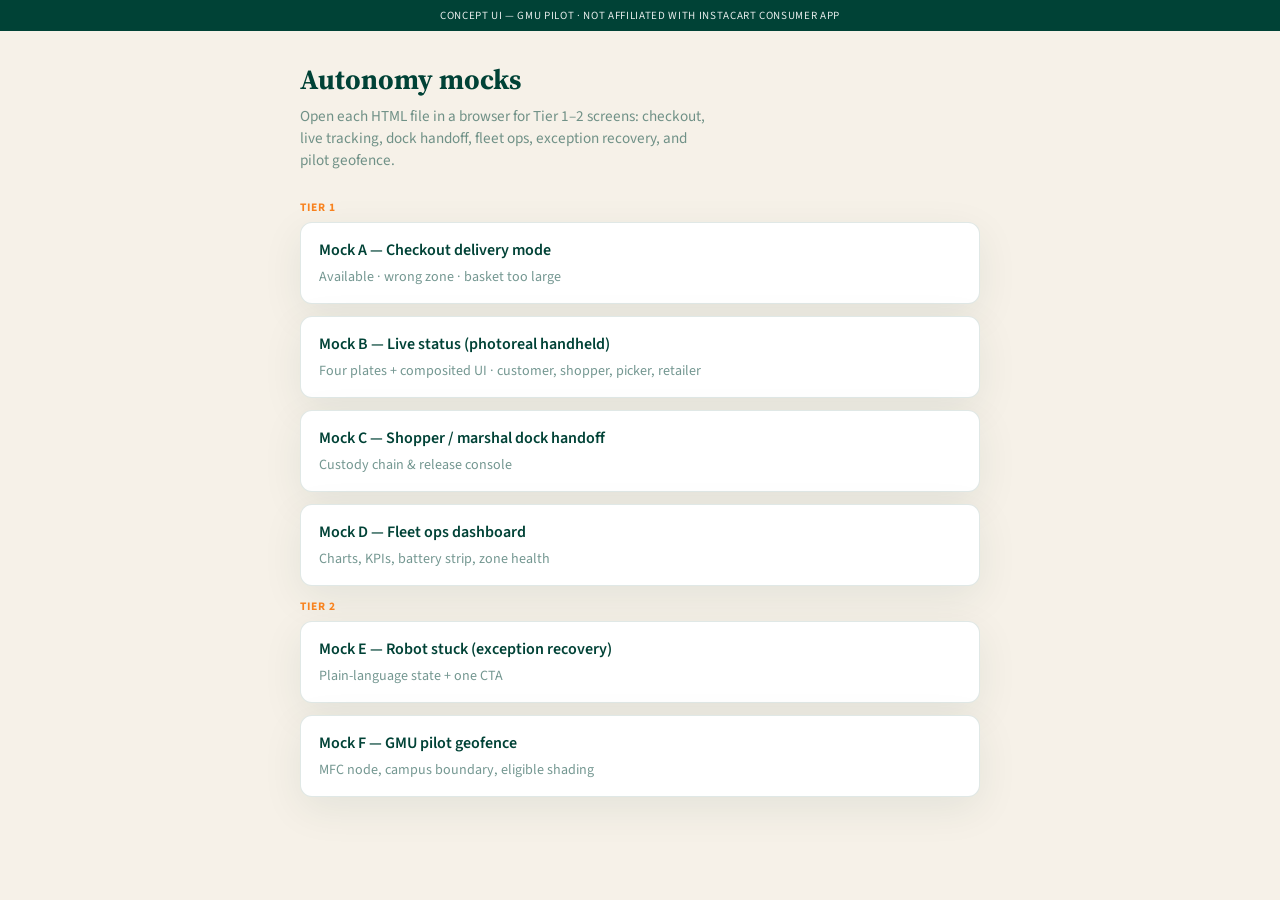
<file: mocks/index.html>
<!DOCTYPE html>
<html lang="en">
  <head>
    <meta charset="utf-8" />
    <meta name="viewport" content="width=device-width, initial-scale=1" />
    <title>Instacart APM — Autonomy UI mocks</title>
    <link rel="preconnect" href="https://fonts.googleapis.com" />
    <link rel="preconnect" href="https://fonts.gstatic.com" crossorigin />
    <link
      href="https://fonts.googleapis.com/css2?family=Source+Sans+3:wght@400;500;600;700&family=Source+Serif+4:opsz,wght@8..60,600;700&display=swap"
      rel="stylesheet"
    />
    <link rel="stylesheet" href="mocks-shared.css" />
    <style>
      .wrap {
        max-width: 720px;
        margin: 0 auto;
        padding: 32px 20px 48px;
      }
      h1 {
        font-family: var(--font-display);
        color: var(--forest);
        font-size: 1.75rem;
        line-height: 1.2;
        margin: 0 0 8px;
      }
      .sub {
        color: var(--muted);
        font-size: 0.95rem;
        margin: 0 0 28px;
        max-width: 52ch;
      }
      ul {
        list-style: none;
        padding: 0;
        margin: 0;
      }
      li {
        margin-bottom: 12px;
      }
      a {
        display: block;
        padding: 16px 18px;
        background: var(--white);
        border: 1px solid var(--border);
        border-radius: var(--radius-md);
        color: var(--forest);
        text-decoration: none;
        font-weight: 600;
        box-shadow: var(--shadow);
        transition: border-color 0.15s, transform 0.12s;
      }
      a:hover {
        border-color: var(--carrot);
        transform: translateY(-1px);
      }
      a small {
        display: block;
        font-weight: 400;
        color: var(--muted);
        margin-top: 6px;
        font-size: 0.88rem;
      }
      .tier {
        font-size: 0.72rem;
        text-transform: uppercase;
        letter-spacing: 0.08em;
        color: var(--carrot);
        font-weight: 700;
        margin-bottom: 6px;
      }
    </style>
  </head>
  <body>
    <div class="concept-ribbon"><span>Concept UI — GMU pilot · not affiliated with Instacart consumer app</span></div>
    <div class="wrap">
      <h1>Autonomy mocks</h1>
      <p class="sub">
        Open each HTML file in a browser for Tier 1–2 screens: checkout, live tracking, dock handoff,
        fleet ops, exception recovery, and pilot geofence.
      </p>
      <ul>
        <li>
          <div class="tier">Tier 1</div>
          <a href="mock-a-checkout.html"
            >Mock A — Checkout delivery mode <small>Available · wrong zone · basket too large</small></a
          >
        </li>
        <li>
          <a href="mock-b-status-phones.html"
            >Mock B — Live status (photoreal handheld) <small>Four plates + composited UI · customer, shopper, picker, retailer</small></a
          >
        </li>
        <li>
          <a href="mock-c-dock-console.html">Mock C — Shopper / marshal dock handoff <small>Custody chain &amp; release console</small></a>
        </li>
        <li>
          <a href="mock-d-fleet-dashboard.html">Mock D — Fleet ops dashboard <small>Charts, KPIs, battery strip, zone health</small></a>
        </li>
        <li>
          <div class="tier">Tier 2</div>
          <a href="mock-e-exception.html">Mock E — Robot stuck (exception recovery) <small>Plain-language state + one CTA</small></a>
        </li>
        <li>
          <a href="mock-f-pilot-map.html">Mock F — GMU pilot geofence <small>MFC node, campus boundary, eligible shading</small></a>
        </li>
      </ul>
    </div>
  </body>
</html>
</file>
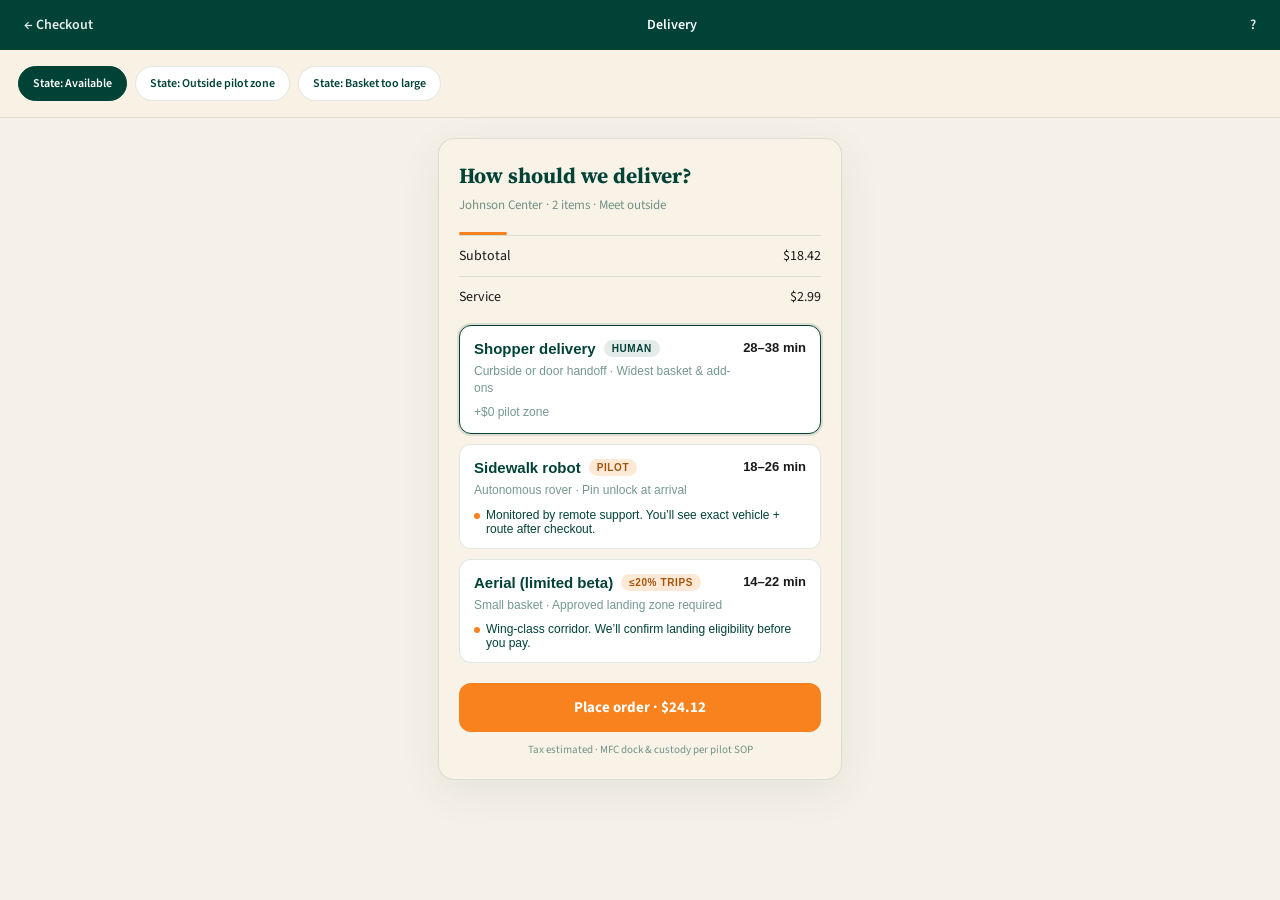
<file: mocks/mock-a-checkout.html>
<!DOCTYPE html>
<html lang="en">
  <head>
    <meta charset="utf-8" />
    <meta name="viewport" content="width=device-width, initial-scale=1" />
    <title>Mock A — Checkout · Delivery mode</title>
    <link rel="preconnect" href="https://fonts.googleapis.com" />
    <link rel="preconnect" href="https://fonts.gstatic.com" crossorigin />
    <link
      href="https://fonts.googleapis.com/css2?family=Source+Sans+3:wght@400;500;600;700&family=Source+Serif+4:opsz,wght@8..60,600;700&display=swap"
      rel="stylesheet"
    />
    <link rel="stylesheet" href="mocks-shared.css" />
    <style>
      .shell {
        min-height: 100vh;
        display: flex;
        flex-direction: column;
      }
      .bar {
        background: var(--forest);
        color: var(--white);
        padding: 14px 18px;
        display: flex;
        align-items: center;
        justify-content: space-between;
        font-size: 14px;
        font-weight: 600;
      }
      .bar button {
        background: none;
        border: none;
        color: var(--white);
        cursor: pointer;
        font: inherit;
        opacity: 0.9;
      }
      .demo-tabs {
        display: flex;
        gap: 8px;
        flex-wrap: wrap;
        padding: 16px 18px;
        background: var(--apm-header);
        border-bottom: 1px solid var(--border);
      }
      .demo-tabs button {
        font-family: var(--font-ui);
        border: 1px solid var(--border);
        background: var(--white);
        color: var(--forest);
        padding: 8px 14px;
        border-radius: 999px;
        font-size: 12px;
        font-weight: 600;
        cursor: pointer;
      }
      .demo-tabs button.active {
        background: var(--forest);
        color: var(--white);
        border-color: var(--forest);
      }
      main {
        flex: 1;
        padding: 20px 18px 32px;
        max-width: 440px;
        margin: 0 auto;
        width: 100%;
      }
      .panel {
        background: var(--cream-card);
        border-radius: var(--radius-lg);
        padding: 22px 20px;
        box-shadow: var(--shadow);
        border: 1px solid var(--border);
      }
      h1 {
        font-family: var(--font-display);
        font-size: 1.35rem;
        color: var(--forest);
        margin: 0 0 6px;
      }
      .caption {
        font-size: 13px;
        color: var(--muted);
        margin: 0 0 18px;
      }
      .order-line {
        display: flex;
        justify-content: space-between;
        font-size: 14px;
        padding: 10px 0;
        border-top: 1px solid var(--border);
      }
      .order-line:first-of-type {
        border-top: none;
      }
      .modes {
        display: flex;
        flex-direction: column;
        gap: 10px;
        margin-top: 8px;
      }
      .mode {
        border: 1px solid var(--border);
        border-radius: var(--radius-md);
        padding: 14px 14px 12px;
        background: var(--white);
        text-align: left;
        cursor: pointer;
        position: relative;
        transition: box-shadow 0.15s, border-color 0.15s;
      }
      .mode.selected {
        border-color: var(--forest);
        box-shadow: 0 0 0 2px rgba(0, 66, 54, 0.12);
      }
      .mode.disabled {
        opacity: 0.48;
        cursor: not-allowed;
        background: #fafafa;
      }
      .mode-head {
        display: flex;
        align-items: flex-start;
        justify-content: space-between;
        gap: 10px;
      }
      .mode-title {
        font-weight: 700;
        font-size: 15px;
        color: var(--forest);
        display: flex;
        align-items: center;
        gap: 8px;
      }
      .badge {
        font-size: 10px;
        font-weight: 700;
        text-transform: uppercase;
        letter-spacing: 0.06em;
        padding: 3px 8px;
        border-radius: 999px;
        background: rgba(248, 130, 30, 0.18);
        color: #a3550a;
      }
      .badge.neutral {
        background: rgba(0, 66, 54, 0.1);
        color: var(--forest);
      }
      .eta {
        font-size: 13px;
        font-weight: 600;
        color: var(--text-body);
        white-space: nowrap;
      }
      .meta {
        font-size: 12px;
        color: var(--muted);
        margin-top: 6px;
        line-height: 1.45;
      }
      .trust {
        font-size: 12px;
        color: var(--forest);
        margin-top: 8px;
        display: flex;
        align-items: flex-start;
        gap: 6px;
      }
      .trust::before {
        content: "";
        width: 6px;
        height: 6px;
        border-radius: 50%;
        background: var(--carrot);
        margin-top: 5px;
        flex-shrink: 0;
      }
      .alert {
        margin-top: 12px;
        padding: 12px 12px;
        border-radius: var(--radius-sm);
        background: var(--danger-bg);
        border: 1px solid var(--danger-border);
        font-size: 12px;
        line-height: 1.45;
        color: #5c2e0a;
      }
      .alert strong {
        color: var(--forest);
      }
      .cta {
        margin-top: 20px;
        width: 100%;
        font-family: var(--font-ui);
        font-weight: 700;
        font-size: 15px;
        padding: 14px;
        border: none;
        border-radius: var(--radius-md);
        background: var(--carrot);
        color: var(--white);
        cursor: pointer;
      }
      .cta:disabled {
        opacity: 0.45;
        cursor: not-allowed;
      }
      .fine {
        text-align: center;
        font-size: 11px;
        color: var(--muted);
        margin: 10px 0 0;
      }
      .hidden {
        display: none !important;
      }
    </style>
  </head>
  <body>
    <div class="shell">
      <header class="bar">
        <button type="button" aria-label="Back">← Checkout</button>
        <span>Delivery</span>
        <button type="button" aria-label="Help">?</button>
      </header>
      <div class="demo-tabs" role="tablist" aria-label="Preview states for reviewer">
        <button type="button" class="active" data-state="available">State: Available</button>
        <button type="button" data-state="zone">State: Outside pilot zone</button>
        <button type="button" data-state="basket">State: Basket too large</button>
      </div>
      <main>
        <div class="panel" id="panel">
          <h1>How should we deliver?</h1>
          <p class="caption">Johnson Center · 2 items · Meet outside</p>
          <div class="hairline"></div>
          <div class="order-line"><span>Subtotal</span><span>$18.42</span></div>
          <div class="order-line"><span>Service</span><span>$2.99</span></div>

          <div class="modes" role="radiogroup" aria-label="Delivery mode">
            <!-- Human always available in demo -->
            <button type="button" class="mode selected" data-mode="human" id="m-human">
              <div class="mode-head">
                <div>
                  <div class="mode-title">Shopper delivery <span class="badge neutral">Human</span></div>
                  <div class="meta">Curbside or door handoff · Widest basket &amp; add-ons</div>
                </div>
                <span class="eta">28–38 min</span>
              </div>
              <div class="meta">+$0 pilot zone</div>
            </button>

            <button type="button" class="mode" data-mode="robot" id="m-robot">
              <div class="mode-head">
                <div>
                  <div class="mode-title">Sidewalk robot <span class="badge">Pilot</span></div>
                  <div class="meta">Autonomous rover · Pin unlock at arrival</div>
                </div>
                <span class="eta" id="robot-eta">18–26 min</span>
              </div>
              <div class="trust" id="robot-trust">Monitored by remote support. You’ll see exact vehicle + route after checkout.</div>
              <div class="alert hidden" id="robot-zone-msg">
                <strong>Not available for this address.</strong> Autonomous delivery is limited to the GMU pilot zone (on-campus &
                adjacent housing). Switch address or choose shopper delivery.
              </div>
              <div class="alert hidden" id="robot-basket-msg">
                <strong>Robot can’t take this basket.</strong> Today’s rover envelope is about two bags / ~25 lb. Remove a few items or
                choose shopper delivery for this order.
              </div>
            </button>

            <button type="button" class="mode" data-mode="drone" id="m-drone">
              <div class="mode-head">
                <div>
                  <div class="mode-title">Aerial (limited beta) <span class="badge">≤20% trips</span></div>
                  <div class="meta">Small basket · Approved landing zone required</div>
                </div>
                <span class="eta" id="drone-eta">14–22 min</span>
              </div>
              <div class="trust" id="drone-trust">Wing-class corridor. We’ll confirm landing eligibility before you pay.</div>
              <div class="alert hidden" id="drone-zone-msg">
                <strong>No aerial corridor here.</strong> Drone handoff isn’t cleared for this pin. Robot or shopper still available where
                eligible.
              </div>
              <div class="alert hidden" id="drone-basket-msg">
                <strong>Payload too heavy for aerial beta.</strong> Trim to a small bag (~2.5 lb class) or choose robot / shopper.
              </div>
            </button>
          </div>

          <button type="button" class="cta" id="place-order">Place order · $24.12</button>
          <p class="fine">Tax estimated · MFC dock &amp; custody per pilot SOP</p>
        </div>
      </main>
    </div>
    <script>
      const states = {
        available: () => {
          setModeEnabled("m-robot", true);
          setModeEnabled("m-drone", true);
          hideAllAlerts();
          document.getElementById("place-order").disabled = false;
        },
        zone: () => {
          setModeEnabled("m-robot", false);
          setModeEnabled("m-drone", false);
          hideAllAlerts();
          document.getElementById("robot-zone-msg").classList.remove("hidden");
          document.getElementById("drone-zone-msg").classList.remove("hidden");
          selectHuman();
          document.getElementById("place-order").disabled = false;
        },
        basket: () => {
          setModeEnabled("m-robot", false);
          setModeEnabled("m-drone", false);
          hideAllAlerts();
          document.getElementById("robot-basket-msg").classList.remove("hidden");
          document.getElementById("drone-basket-msg").classList.remove("hidden");
          selectHuman();
          document.getElementById("place-order").disabled = false;
        },
      };

      function hideAllAlerts() {
        document.querySelectorAll(".alert").forEach((el) => el.classList.add("hidden"));
      }

      function setModeEnabled(id, on) {
        const el = document.getElementById(id);
        el.classList.toggle("disabled", !on);
        el.disabled = !on;
        el.querySelectorAll(".trust").forEach((t) => t.classList.toggle("hidden", !on));
      }

      function selectHuman() {
        document.querySelectorAll(".mode").forEach((m) => m.classList.remove("selected"));
        document.getElementById("m-human").classList.add("selected");
      }

      document.querySelector(".modes").addEventListener("click", function (e) {
        const btn = e.target.closest(".mode");
        if (!btn || btn.classList.contains("disabled")) return;
        document.querySelectorAll(".mode").forEach((m) => m.classList.remove("selected"));
        btn.classList.add("selected");
      });

      document.querySelectorAll(".demo-tabs button").forEach((b) => {
        b.addEventListener("click", () => {
          document.querySelectorAll(".demo-tabs button").forEach((x) => x.classList.remove("active"));
          b.classList.add("active");
          states[b.dataset.state]();
        });
      });

      states.available();
    </script>
  </body>
</html>
</file>
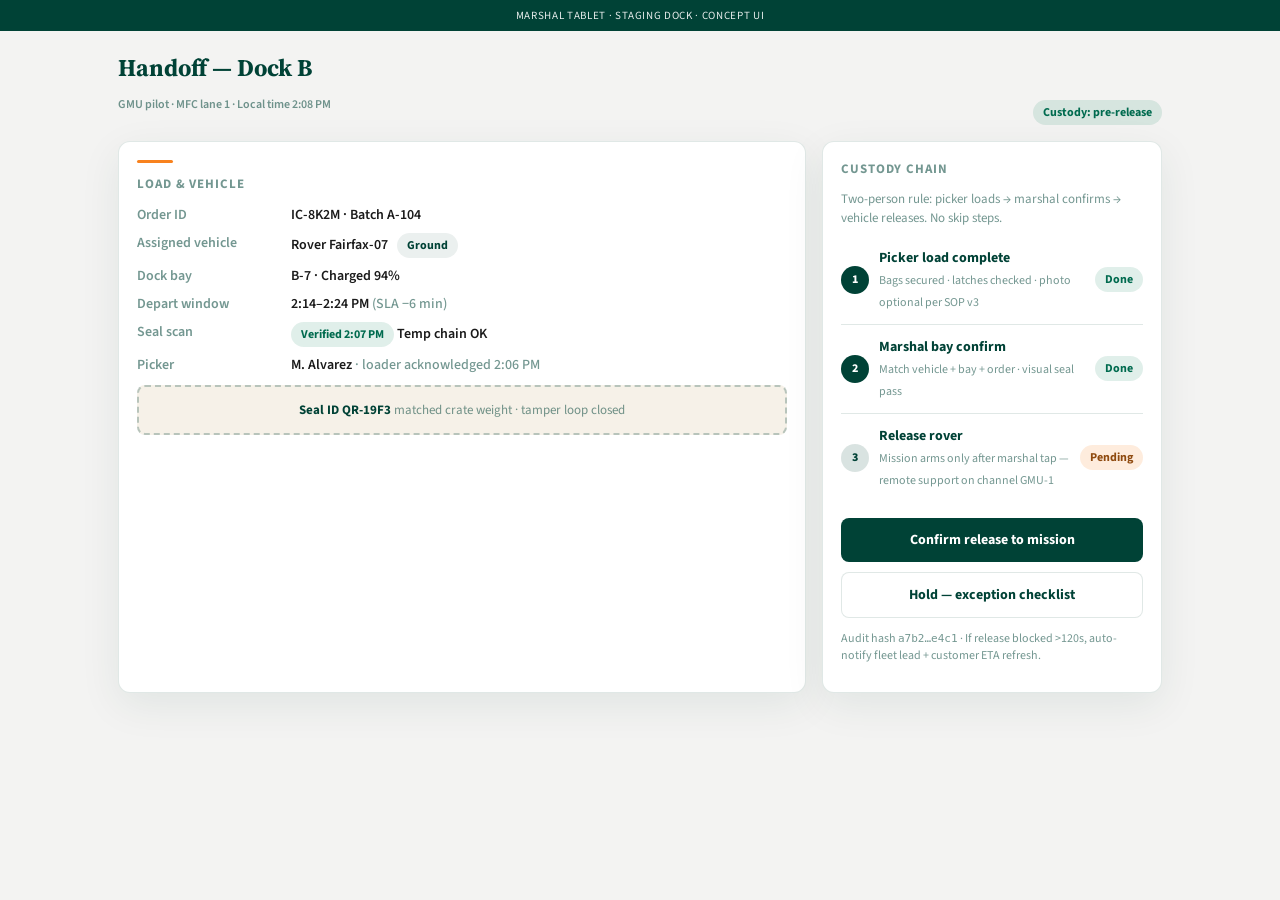
<file: mocks/mock-c-dock-console.html>
<!DOCTYPE html>
<html lang="en">
  <head>
    <meta charset="utf-8" />
    <meta name="viewport" content="width=device-width, initial-scale=1" />
    <title>Mock C — Dock handoff console</title>
    <link rel="preconnect" href="https://fonts.googleapis.com" />
    <link rel="preconnect" href="https://fonts.gstatic.com" crossorigin />
    <link
      href="https://fonts.googleapis.com/css2?family=Source+Sans+3:wght@400;500;600;700&family=Source+Serif+4:opsz,wght@8..60,600;700&display=swap"
      rel="stylesheet"
    />
    <link rel="stylesheet" href="mocks-shared.css" />
    <style>
      body {
        background: #f3f3f2;
      }
      .frame {
        max-width: 1080px;
        margin: 0 auto;
        padding: 20px 18px 40px;
      }
      header.page {
        display: flex;
        align-items: flex-end;
        justify-content: space-between;
        flex-wrap: wrap;
        gap: 12px;
        margin-bottom: 16px;
      }
      header.page h1 {
        font-family: var(--font-display);
        color: var(--forest);
        font-size: 1.5rem;
        margin: 0;
      }
      .env {
        font-size: 12px;
        color: var(--muted);
        font-weight: 600;
      }
      .grid {
        display: grid;
        grid-template-columns: 1fr 340px;
        gap: 16px;
      }
      @media (max-width: 900px) {
        .grid {
          grid-template-columns: 1fr;
        }
      }
      .card {
        background: var(--white);
        border: 1px solid var(--border);
        border-radius: var(--radius-md);
        padding: 18px 18px 16px;
        box-shadow: var(--shadow);
      }
      .card h2 {
        margin: 0 0 12px;
        font-size: 13px;
        text-transform: uppercase;
        letter-spacing: 0.07em;
        color: var(--muted);
        font-weight: 700;
      }
      dl.fields {
        display: grid;
        grid-template-columns: 140px 1fr;
        gap: 8px 14px;
        margin: 0;
        font-size: 14px;
      }
      dl.fields dt {
        margin: 0;
        color: var(--muted);
        font-weight: 600;
      }
      dl.fields dd {
        margin: 0;
        color: var(--text-body);
        font-weight: 600;
      }
      .pill {
        display: inline-flex;
        align-items: center;
        gap: 6px;
        font-size: 12px;
        font-weight: 700;
        padding: 4px 10px;
        border-radius: 999px;
        background: rgba(0, 66, 54, 0.08);
        color: var(--forest);
      }
      .pill.ok {
        background: rgba(0, 120, 85, 0.12);
        color: #006b4f;
      }
      .pill.warn {
        background: rgba(248, 130, 30, 0.15);
        color: #8f4a0f;
      }
      .chain {
        margin-top: 8px;
      }
      .step {
        display: grid;
        grid-template-columns: 28px 1fr auto;
        gap: 10px;
        align-items: center;
        padding: 12px 0;
        border-top: 1px solid var(--border);
      }
      .step:first-child {
        border-top: none;
      }
      .idx {
        width: 28px;
        height: 28px;
        border-radius: 50%;
        background: var(--forest);
        color: var(--white);
        font-size: 12px;
        font-weight: 800;
        display: flex;
        align-items: center;
        justify-content: center;
      }
      .idx.pending {
        background: rgba(0, 66, 54, 0.15);
        color: var(--forest);
      }
      .step-body strong {
        display: block;
        font-size: 14px;
        color: var(--forest);
      }
      .step-body span {
        font-size: 12px;
        color: var(--muted);
      }
      .scan-box {
        border: 2px dashed rgba(0, 66, 54, 0.25);
        border-radius: var(--radius-sm);
        padding: 14px;
        text-align: center;
        font-size: 13px;
        color: var(--muted);
        margin-top: 10px;
        background: var(--cream-page);
      }
      .scan-box strong {
        color: var(--forest);
      }
      .actions {
        display: flex;
        flex-direction: column;
        gap: 10px;
        margin-top: 16px;
      }
      .btn {
        font-family: var(--font-ui);
        font-weight: 700;
        border: none;
        border-radius: var(--radius-sm);
        padding: 12px 14px;
        cursor: pointer;
        font-size: 14px;
      }
      .btn-primary {
        background: var(--forest);
        color: var(--white);
      }
      .btn-secondary {
        background: var(--white);
        color: var(--forest);
        border: 1px solid var(--border);
      }
      .audits {
        font-size: 12px;
        color: var(--muted);
        margin-top: 12px;
        line-height: 1.45;
      }
      .split {
        height: 3px;
        background: var(--carrot);
        width: 36px;
        border-radius: 2px;
        margin-bottom: 12px;
      }
    </style>
  </head>
  <body>
    <div class="concept-ribbon"><span>Marshal tablet · staging dock · concept UI</span></div>
    <div class="frame">
      <header class="page">
        <div>
          <h1>Handoff — Dock B</h1>
          <p class="env">GMU pilot · MFC lane 1 · Local time 2:08 PM</p>
        </div>
        <span class="pill ok">Custody: pre-release</span>
      </header>
      <div class="grid">
        <div class="card">
          <div class="split"></div>
          <h2>Load &amp; vehicle</h2>
          <dl class="fields">
            <dt>Order ID</dt>
            <dd>IC-8K2M · Batch A-104</dd>
            <dt>Assigned vehicle</dt>
            <dd>Rover Fairfax-07 <span class="pill" style="margin-left: 6px">Ground</span></dd>
            <dt>Dock bay</dt>
            <dd>B-7 · Charged 94%</dd>
            <dt>Depart window</dt>
            <dd>2:14–2:24 PM <span style="font-weight: 500; color: var(--muted)">(SLA −6 min)</span></dd>
            <dt>Seal scan</dt>
            <dd><span class="pill ok">Verified 2:07 PM</span> Temp chain OK</dd>
            <dt>Picker</dt>
            <dd>M. Alvarez <span style="font-weight: 500; color: var(--muted)">· loader acknowledged 2:06 PM</span></dd>
          </dl>
          <div class="scan-box"><strong>Seal ID QR-19F3</strong> matched crate weight · tamper loop closed</div>
        </div>
        <div class="card">
          <h2>Custody chain</h2>
          <p style="margin: 0 0 4px; font-size: 13px; color: var(--muted); line-height: 1.45">
            Two-person rule: picker loads → marshal confirms → vehicle releases. No skip steps.
          </p>
          <div class="chain">
            <div class="step">
              <div class="idx">1</div>
              <div class="step-body">
                <strong>Picker load complete</strong>
                <span>Bags secured · latches checked · photo optional per SOP v3</span>
              </div>
              <span class="pill ok">Done</span>
            </div>
            <div class="step">
              <div class="idx">2</div>
              <div class="step-body">
                <strong>Marshal bay confirm</strong>
                <span>Match vehicle + bay + order · visual seal pass</span>
              </div>
              <span class="pill ok">Done</span>
            </div>
            <div class="step">
              <div class="idx pending">3</div>
              <div class="step-body">
                <strong>Release rover</strong>
                <span>Mission arms only after marshal tap — remote support on channel GMU-1</span>
              </div>
              <span class="pill warn">Pending</span>
            </div>
          </div>
          <div class="actions">
            <button type="button" class="btn btn-primary">Confirm release to mission</button>
            <button type="button" class="btn btn-secondary">Hold — exception checklist</button>
          </div>
          <p class="audits">
            Audit hash <code style="font-size: 11px">a7b2…e4c1</code> · If release blocked &gt;120s, auto-notify fleet lead + customer ETA refresh.
          </p>
        </div>
      </div>
    </div>
  </body>
</html>
</file>
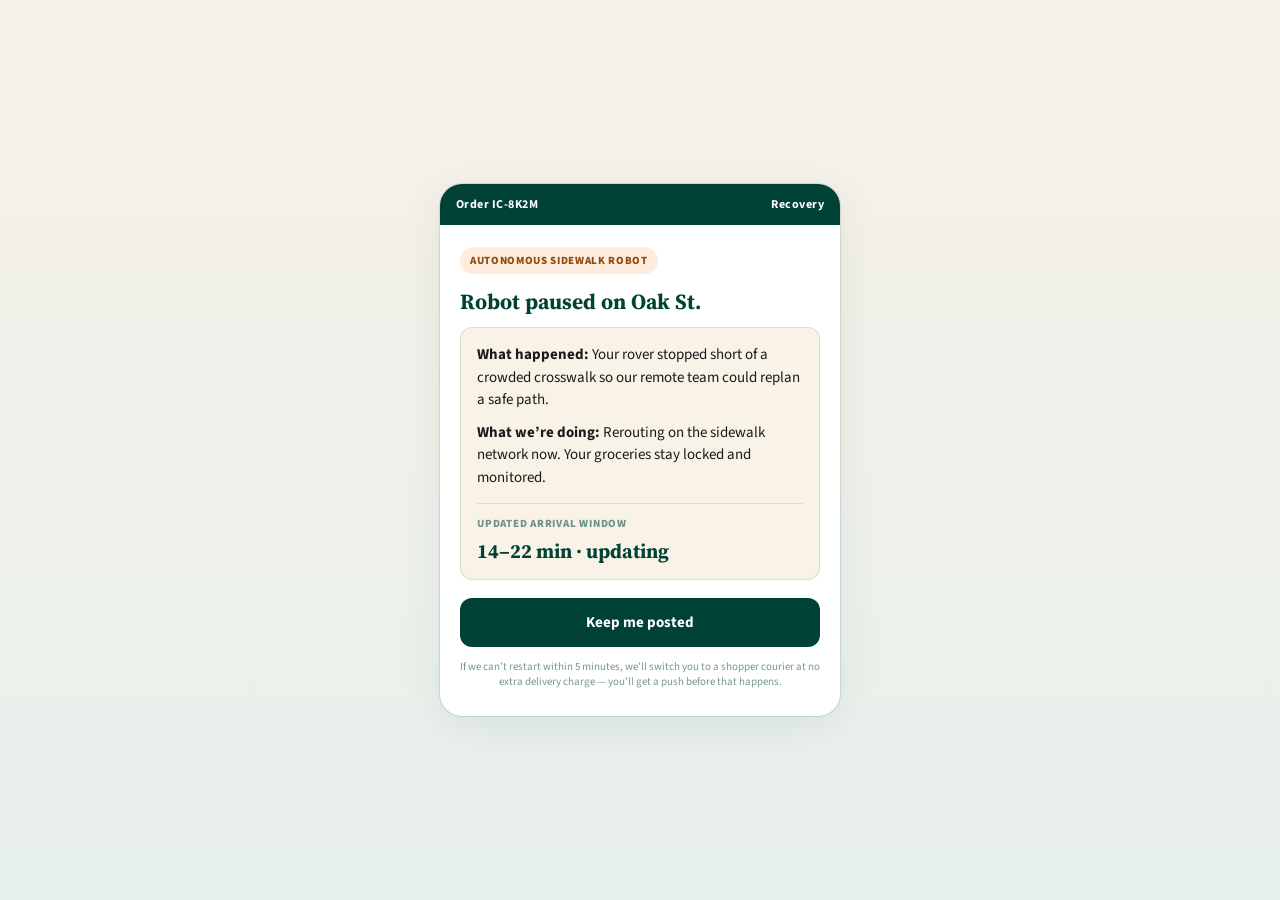
<file: mocks/mock-e-exception.html>
<!DOCTYPE html>
<html lang="en">
  <head>
    <meta charset="utf-8" />
    <meta name="viewport" content="width=device-width, initial-scale=1" />
    <title>Mock E — Robot paused · Recovery</title>
    <link rel="preconnect" href="https://fonts.googleapis.com" />
    <link rel="preconnect" href="https://fonts.gstatic.com" crossorigin />
    <link
      href="https://fonts.googleapis.com/css2?family=Source+Sans+3:wght@400;500;600;700&family=Source+Serif+4:opsz,wght@8..60,600;700&display=swap"
      rel="stylesheet"
    />
    <link rel="stylesheet" href="mocks-shared.css" />
    <style>
      main {
        min-height: 100vh;
        display: flex;
        align-items: center;
        justify-content: center;
        padding: 24px 16px;
        background: linear-gradient(180deg, var(--cream-page) 0%, #e8f0ed 100%);
      }
      .phone {
        width: 100%;
        max-width: 400px;
        background: var(--white);
        border-radius: 22px;
        box-shadow: var(--shadow), 0 0 0 1px var(--border);
        overflow: hidden;
      }
      .status {
        padding: 12px 16px;
        background: var(--forest);
        color: var(--white);
        font-size: 12px;
        font-weight: 700;
        letter-spacing: 0.04em;
        display: flex;
        align-items: center;
        justify-content: space-between;
      }
      .body {
        padding: 22px 20px 26px;
      }
      .chip {
        display: inline-flex;
        align-items: center;
        gap: 6px;
        font-size: 11px;
        font-weight: 800;
        text-transform: uppercase;
        letter-spacing: 0.06em;
        color: #8f4a0f;
        background: rgba(248, 130, 30, 0.14);
        padding: 6px 10px;
        border-radius: 999px;
        margin-bottom: 14px;
      }
      h1 {
        font-family: var(--font-display);
        color: var(--forest);
        font-size: 1.35rem;
        margin: 0 0 12px;
        line-height: 1.25;
      }
      .card {
        background: var(--cream-card);
        border: 1px solid var(--border);
        border-radius: var(--radius-md);
        padding: 16px 16px 14px;
        margin-top: 8px;
      }
      .card p {
        margin: 0 0 10px;
        font-size: 15px;
        line-height: 1.5;
        color: var(--text-body);
      }
      .card p:last-of-type {
        margin-bottom: 0;
      }
      .label {
        font-size: 11px;
        font-weight: 800;
        text-transform: uppercase;
        letter-spacing: 0.07em;
        color: var(--muted);
        margin-bottom: 4px;
      }
      .eta-big {
        font-family: var(--font-display);
        font-size: 1.25rem;
        font-weight: 700;
        color: var(--forest);
        margin-top: 6px;
      }
      .btn {
        width: 100%;
        margin-top: 18px;
        font-family: var(--font-ui);
        font-weight: 700;
        font-size: 15px;
        padding: 14px;
        border: none;
        border-radius: var(--radius-md);
        background: var(--forest);
        color: var(--white);
        cursor: pointer;
      }
      .foot {
        text-align: center;
        font-size: 11px;
        color: var(--muted);
        margin: 12px 0 0;
        line-height: 1.4;
      }
    </style>
  </head>
  <body>
    <main>
      <div class="phone">
        <div class="status">
          <span>Order IC-8K2M</span>
          <span>Recovery</span>
        </div>
        <div class="body">
          <div class="chip">Autonomous sidewalk robot</div>
          <h1>Robot paused on Oak St.</h1>
          <div class="card">
            <p><strong>What happened:</strong> Your rover stopped short of a crowded crosswalk so our remote team could replan a safe path.</p>
            <p><strong>What we’re doing:</strong> Rerouting on the sidewalk network now. Your groceries stay locked and monitored.</p>
            <div style="margin-top: 14px; padding-top: 12px; border-top: 1px solid var(--border)">
              <div class="label">Updated arrival window</div>
              <div class="eta-big">14–22 min · updating</div>
            </div>
          </div>
          <button type="button" class="btn">Keep me posted</button>
          <p class="foot">
            If we can’t restart within 5 minutes, we’ll switch you to a shopper courier at no extra delivery charge — you’ll get a push
            before that happens.
          </p>
        </div>
      </div>
    </main>
  </body>
</html>
</file>
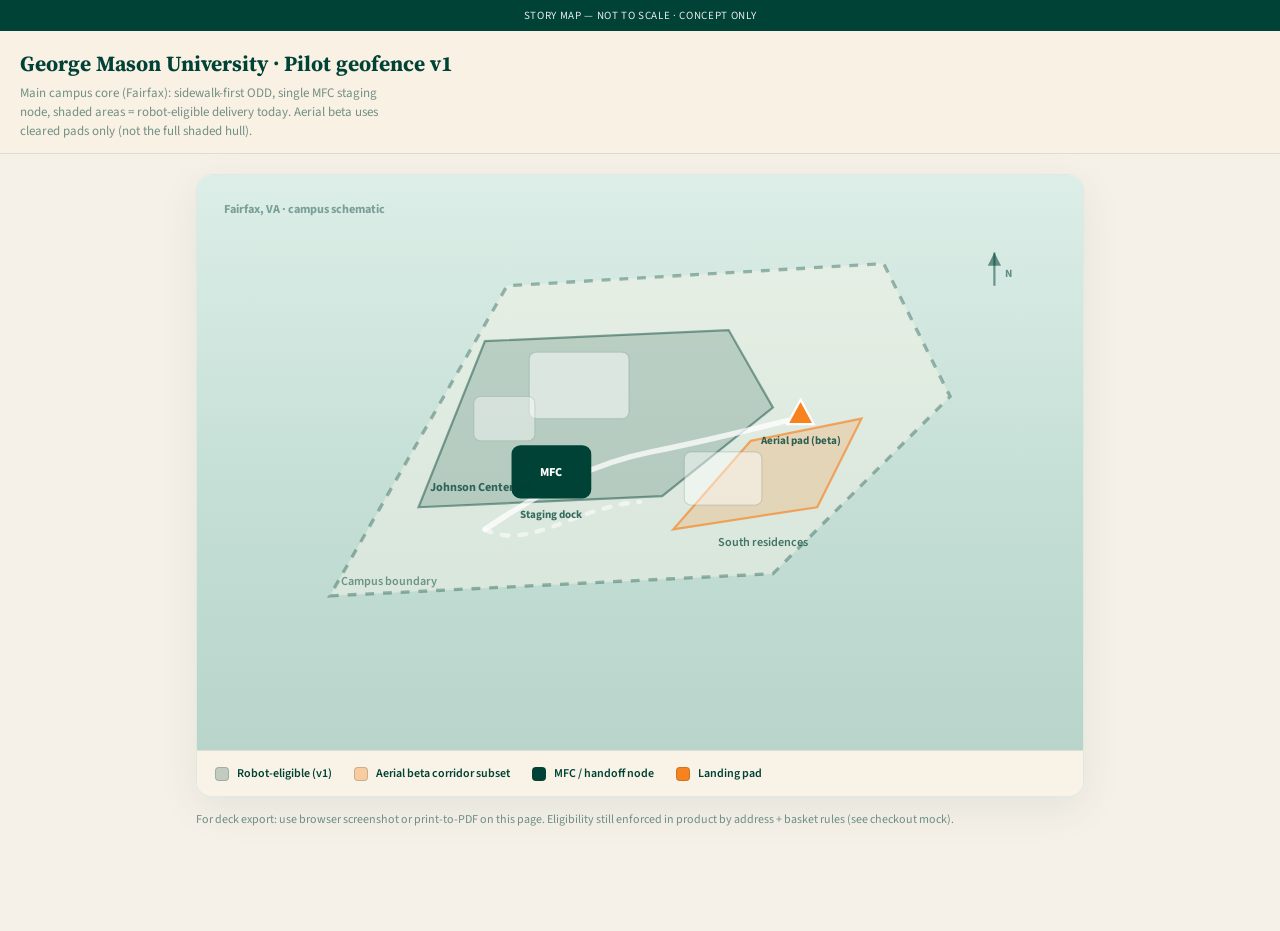
<file: mocks/mock-f-pilot-map.html>
<!DOCTYPE html>
<html lang="en">
  <head>
    <meta charset="utf-8" />
    <meta name="viewport" content="width=device-width, initial-scale=1" />
    <title>Mock F — GMU pilot geofence</title>
    <link rel="preconnect" href="https://fonts.googleapis.com" />
    <link rel="preconnect" href="https://fonts.gstatic.com" crossorigin />
    <link
      href="https://fonts.googleapis.com/css2?family=Source+Sans+3:wght@400;500;600;700&family=Source+Serif+4:opsz,wght@8..60,600;700&display=swap"
      rel="stylesheet"
    />
    <link rel="stylesheet" href="mocks-shared.css" />
    <style>
      .page {
        min-height: 100vh;
        background: var(--cream-page);
        padding: 0 0 32px;
      }
      .head {
        padding: 18px 20px 12px;
        background: var(--apm-header);
        border-bottom: 1px solid var(--border);
      }
      .head h1 {
        font-family: var(--font-display);
        color: var(--forest);
        font-size: 1.35rem;
        margin: 0 0 6px;
      }
      .head p {
        margin: 0;
        font-size: 13px;
        color: var(--muted);
        max-width: 62ch;
        line-height: 1.45;
      }
      .map-card {
        max-width: 920px;
        margin: 20px auto 0;
        padding: 0 16px;
      }
      .map-inner {
        background: var(--white);
        border: 1px solid var(--border);
        border-radius: var(--radius-lg);
        box-shadow: var(--shadow);
        overflow: hidden;
      }
      svg.map {
        width: 100%;
        height: auto;
        display: block;
        background: linear-gradient(180deg, #dceee7 0%, #c5dfd6 55%, #b8d4cb 100%);
      }
      .legend {
        display: flex;
        flex-wrap: wrap;
        gap: 14px 22px;
        padding: 14px 18px;
        background: var(--cream-card);
        border-top: 1px solid var(--border);
        font-size: 12px;
        color: var(--forest);
      }
      .legend span {
        display: inline-flex;
        align-items: center;
        gap: 8px;
        font-weight: 600;
      }
      .swatch {
        width: 14px;
        height: 14px;
        border-radius: 4px;
        border: 1px solid rgba(0, 66, 54, 0.2);
      }
      .note {
        max-width: 920px;
        margin: 14px auto 0;
        padding: 0 16px;
        font-size: 12px;
        color: var(--muted);
        line-height: 1.45;
      }
    </style>
  </head>
  <body>
    <div class="concept-ribbon"><span>Story map — not to scale · concept only</span></div>
    <div class="page">
      <div class="head">
        <h1>George Mason University · Pilot geofence v1</h1>
        <p>
          Main campus core (Fairfax): sidewalk-first ODD, single MFC staging node, shaded areas = robot-eligible delivery today. Aerial beta
          uses cleared pads only (not the full shaded hull).
        </p>
      </div>
      <div class="map-card">
        <div class="map-inner">
          <svg class="map" viewBox="0 0 800 520" role="img" aria-label="Stylized GMU campus map with geofence">
            <!-- Outer context -->
            <text x="24" y="34" fill="rgba(0,66,54,0.45)" font-family="Source Sans 3, sans-serif" font-size="11" font-weight="700">
              Fairfax, VA · campus schematic
            </text>
            <!-- Campus boundary -->
            <path
              d="M 120 380 L 520 360 L 680 200 L 620 80 L 280 100 Z"
              fill="rgba(249,243,231,0.45)"
              stroke="rgba(0,66,54,0.35)"
              stroke-width="3"
              stroke-dasharray="8 8"
            />
            <text x="130" y="370" fill="rgba(0,66,54,0.5)" font-family="Source Sans 3, sans-serif" font-size="11" font-weight="600">
              Campus boundary
            </text>
            <!-- Eligible zones -->
            <path
              d="M 200 300 L 420 290 L 520 210 L 480 140 L 260 150 Z"
              fill="rgba(0, 66, 54, 0.18)"
              stroke="rgba(0, 66, 54, 0.45)"
              stroke-width="2"
            />
            <path
              d="M 430 320 L 560 300 L 600 220 L 500 240 Z"
              fill="rgba(248, 130, 30, 0.2)"
              stroke="rgba(248, 130, 30, 0.65)"
              stroke-width="2"
            />
            <!-- Paths -->
            <path
              d="M 260 320 C 320 280 360 260 410 250 C 460 240 500 230 540 220"
              fill="none"
              stroke="rgba(255,255,255,0.75)"
              stroke-width="5"
              stroke-linecap="round"
            />
            <path
              d="M 260 320 C 300 340 340 300 400 295"
              fill="none"
              stroke="rgba(255,255,255,0.55)"
              stroke-width="4"
              stroke-dasharray="6 10"
              stroke-linecap="round"
            />
            <!-- Buildings abstract -->
            <rect x="300" y="160" width="90" height="60" rx="6" fill="rgba(255,255,255,0.5)" stroke="rgba(0,66,54,0.15)" />
            <rect x="440" y="250" width="70" height="48" rx="6" fill="rgba(255,255,255,0.45)" stroke="rgba(0,66,54,0.15)" />
            <rect x="250" y="200" width="55" height="40" rx="6" fill="rgba(255,255,255,0.4)" stroke="rgba(0,66,54,0.12)" />
            <!-- MFC node -->
            <g transform="translate(320 268)">
              <rect x="-36" y="-24" width="72" height="48" rx="8" fill="var(--forest)" />
              <text x="0" y="4" text-anchor="middle" fill="#fff" font-family="Source Sans 3, sans-serif" font-size="11" font-weight="800">
                MFC
              </text>
              <text x="0" y="42" text-anchor="middle" fill="rgba(0,66,54,0.75)" font-family="Source Sans 3, sans-serif" font-size="10" font-weight="700">
                Staging dock
              </text>
            </g>
            <!-- Aerial pad marker -->
            <g transform="translate(545 215)">
              <polygon points="0,-12 12,10 -12,10" fill="var(--carrot)" stroke="#fff" stroke-width="2" />
              <text x="0" y="28" text-anchor="middle" fill="rgba(0,66,54,0.8)" font-family="Source Sans 3, sans-serif" font-size="10" font-weight="700">
                Aerial pad (beta)
              </text>
            </g>
            <!-- Labels -->
            <text x="210" y="285" fill="rgba(0,66,54,0.75)" font-family="Source Sans 3, sans-serif" font-size="11" font-weight="700">
              Johnson Center adj.
            </text>
            <text x="470" y="335" fill="rgba(0,66,54,0.7)" font-family="Source Sans 3, sans-serif" font-size="11" font-weight="600">
              South residences
            </text>
            <!-- North arrow -->
            <g transform="translate(720 70)">
              <line x1="0" y1="30" x2="0" y2="0" stroke="rgba(0,66,54,0.5)" stroke-width="2" />
              <polygon points="0,0 -6,12 6,12" fill="rgba(0,66,54,0.55)" />
              <text x="10" y="22" fill="rgba(0,66,54,0.55)" font-family="Source Sans 3, sans-serif" font-size="10" font-weight="700">N</text>
            </g>
          </svg>
          <div class="legend">
            <span><span class="swatch" style="background: rgba(0,66,54,0.22)"></span>Robot-eligible (v1)</span>
            <span><span class="swatch" style="background: rgba(248,130,30,0.35)"></span>Aerial beta corridor subset</span>
            <span><span class="swatch" style="background: var(--forest)"></span>MFC / handoff node</span>
            <span><span class="swatch" style="background: var(--carrot)"></span>Landing pad</span>
          </div>
        </div>
      </div>
      <p class="note">
        For deck export: use browser screenshot or print-to-PDF on this page. Eligibility still enforced in product by address + basket rules
        (see checkout mock).
      </p>
    </div>
  </body>
</html>
</file>
<file: mocks/mocks-shared.css>
/* Instacart-adjacent concept UI — tokens from deck/assets/instacart/brand-tokens.txt */
:root {
  --forest: #004236;
  --cream-card: #f9f3e7;
  --cream-page: #f6f1e8;
  --apm-header: #faf1e5;
  --carrot: #f8821e;
  --white: #ffffff;
  --text-on-cream: #004236;
  --text-body: #1a1a1a;
  --muted: rgba(0, 66, 54, 0.55);
  --border: rgba(0, 66, 54, 0.12);
  --danger-bg: #fff5f0;
  --danger-border: rgba(248, 130, 30, 0.45);
  --radius-lg: 16px;
  --radius-md: 12px;
  --radius-sm: 8px;
  --shadow: 0 12px 40px rgba(0, 66, 54, 0.08);
  --font-display: "Source Serif 4", Georgia, "Times New Roman", serif;
  --font-ui: "Source Sans 3", system-ui, sans-serif;
}

*,
*::before,
*::after {
  box-sizing: border-box;
}

body {
  margin: 0;
  font-family: var(--font-ui);
  color: var(--text-body);
  background: var(--cream-page);
  -webkit-font-smoothing: antialiased;
}

.concept-ribbon {
  font-size: 11px;
  letter-spacing: 0.06em;
  text-transform: uppercase;
  color: var(--white);
  background: var(--forest);
  text-align: center;
  padding: 8px 12px;
}

.concept-ribbon span {
  opacity: 0.9;
}

.hairline {
  height: 3px;
  background: var(--carrot);
  width: 48px;
  border-radius: 2px;
  margin: 10px 0 0;
}
</file>
